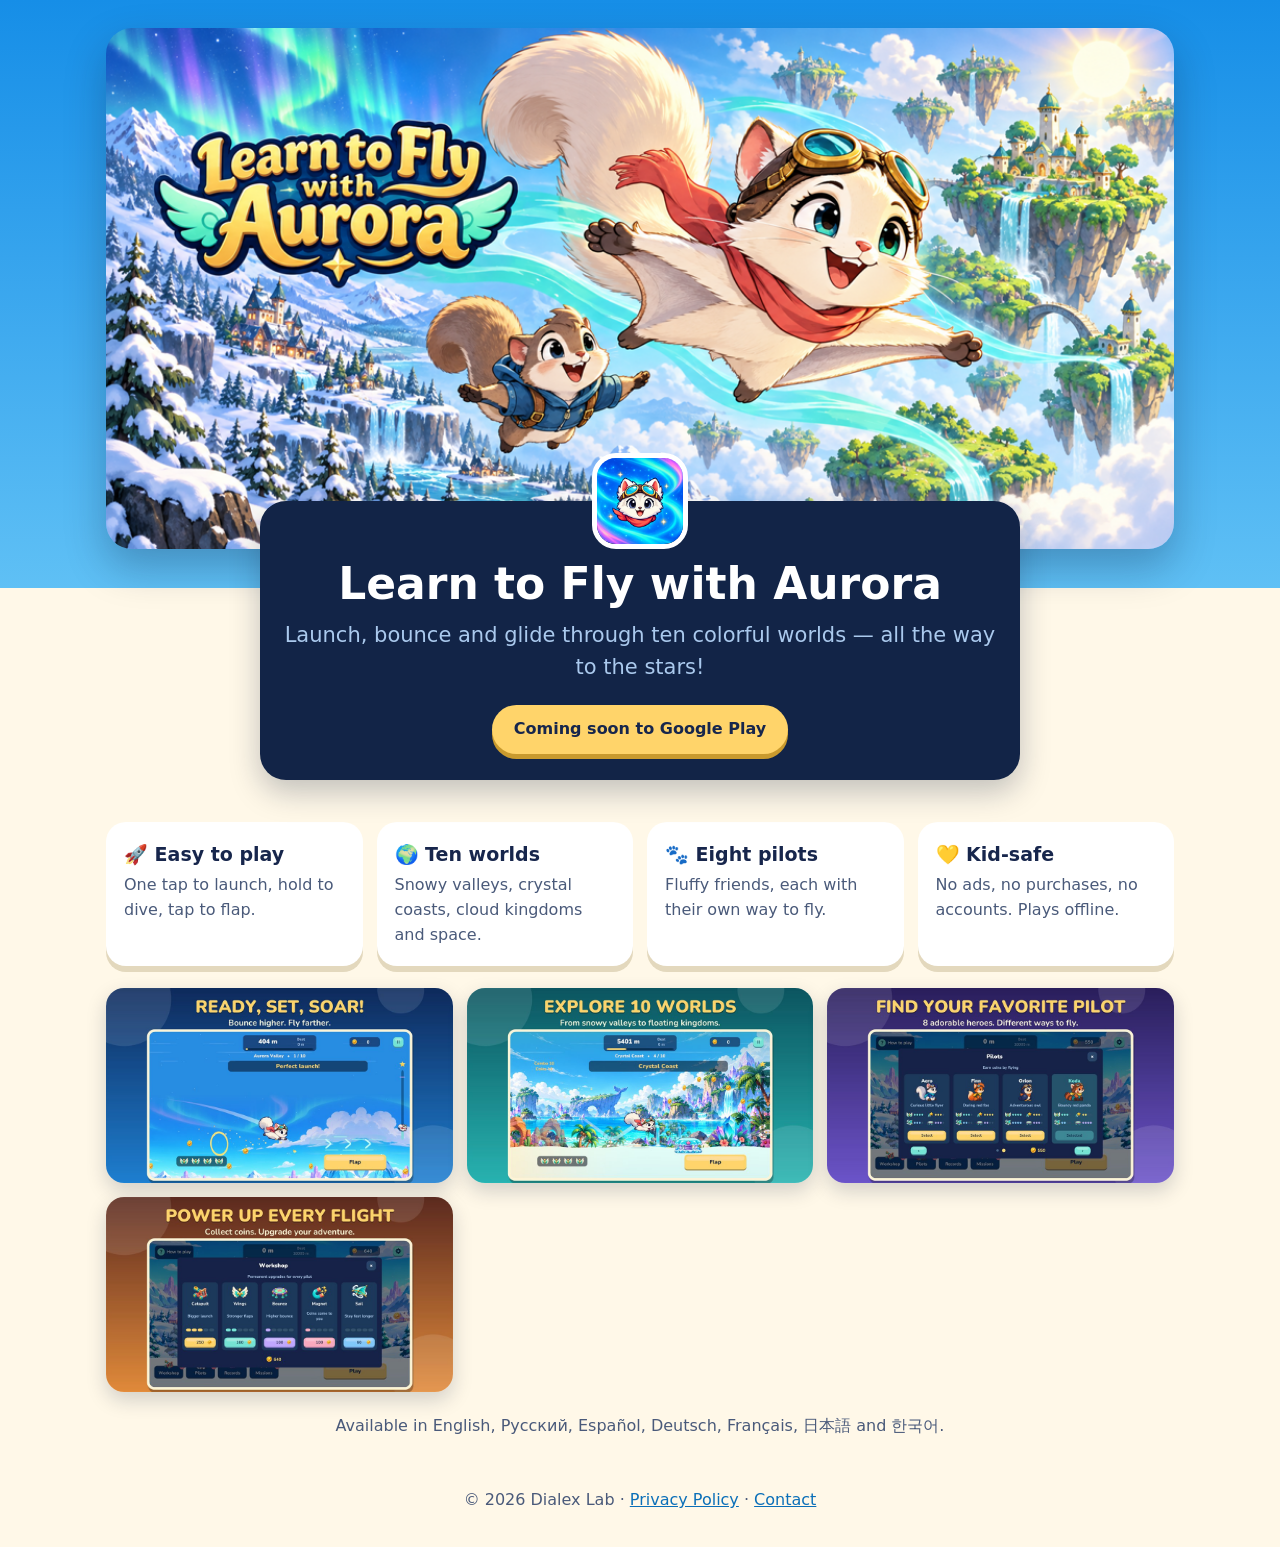
<file: index.html>
<!doctype html>
<html lang="en">
<head>
<meta charset="utf-8">
<meta name="viewport" content="width=device-width, initial-scale=1">
<title>Learn to Fly with Aurora</title>
<meta name="description" content="A cheerful flying game for kids: launch, bounce and glide through ten colorful worlds. No ads, no purchases, plays offline.">
<meta property="og:title" content="Learn to Fly with Aurora">
<meta property="og:description" content="Launch, bounce and glide through ten colorful worlds. No ads, no purchases, plays offline.">
<meta property="og:image" content="https://aurora.dialex.chat/assets/feature.png">
<link rel="icon" href="assets/icon-512.png">
<link rel="stylesheet" href="assets/style.css">
</head>
<body>
<header class="hero">
  <img class="feature" src="assets/feature.png" alt="Aurora glides over an icy valley toward floating islands" width="1024" height="500">
  <div class="hero-text">
    <img class="icon" src="assets/icon-512.png" alt="" width="96" height="96">
    <h1>Learn to Fly with Aurora</h1>
    <p class="lead">Launch, bounce and glide through ten colorful worlds — all the way to the stars!</p>
    <span class="badge">Coming soon to Google Play</span>
  </div>
</header>

<main>
  <section class="points">
    <div><b>🚀 Easy to play</b><span>One tap to launch, hold to dive, tap to flap.</span></div>
    <div><b>🌍 Ten worlds</b><span>Snowy valleys, crystal coasts, cloud kingdoms and space.</span></div>
    <div><b>🐾 Eight pilots</b><span>Fluffy friends, each with their own way to fly.</span></div>
    <div><b>💛 Kid-safe</b><span>No ads, no purchases, no accounts. Plays offline.</span></div>
  </section>

  <section class="shots">
    <img src="assets/shot-1.jpg" alt="Aurora flying over the snowy starting valley" loading="lazy">
    <img src="assets/shot-2.jpg" alt="Flying along the turquoise Crystal Coast" loading="lazy">
    <img src="assets/shot-3.jpg" alt="Choosing a pilot" loading="lazy">
    <img src="assets/shot-4.jpg" alt="Upgrading the catapult, wings and more" loading="lazy">
  </section>

  <section class="langs">Available in English, Русский, Español, Deutsch, Français, 日本語 and 한국어.</section>
</main>

<footer class="foot">
  © 2026 Dialex Lab · <a href="privacy/">Privacy Policy</a> · <a href="mailto:guadalupegamarrazz@gmail.com">Contact</a>
</footer>
</body>
</html>
</file>
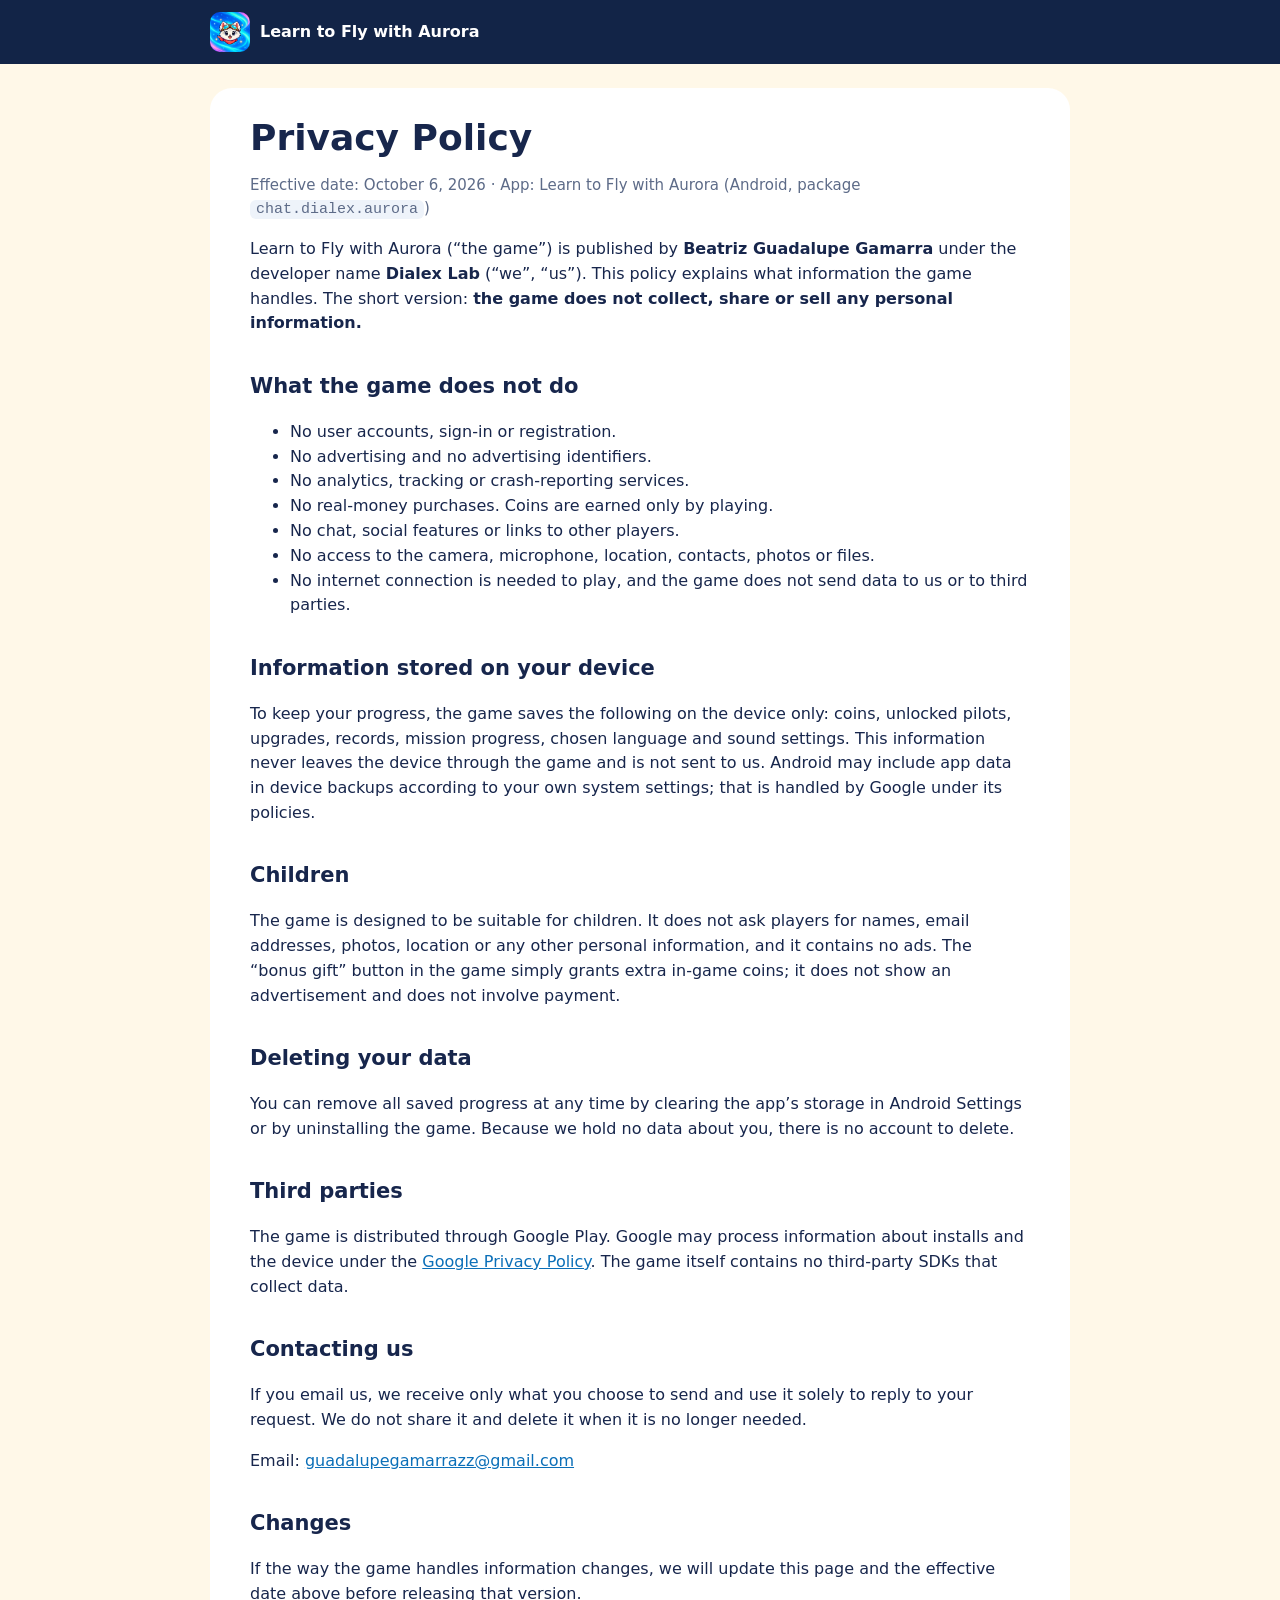
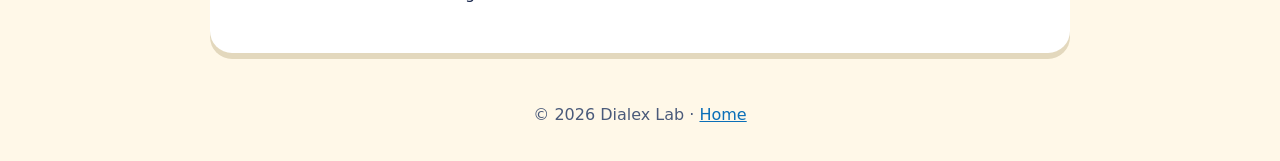
<file: privacy/index.html>
<!doctype html>
<html lang="en">
<head>
<meta charset="utf-8">
<meta name="viewport" content="width=device-width, initial-scale=1">
<title>Privacy Policy · Learn to Fly with Aurora</title>
<meta name="description" content="Privacy policy for the Android game Learn to Fly with Aurora by Dialex Lab.">
<link rel="icon" href="../assets/icon-512.png">
<link rel="stylesheet" href="../assets/style.css">
</head>
<body class="doc">
<header class="bar"><a class="brand" href="../"><img src="../assets/icon-512.png" alt="" width="40" height="40">Learn to Fly with Aurora</a></header>
<main class="paper">
<h1>Privacy Policy</h1>
<p class="meta">Effective date: October 6, 2026 · App: Learn to Fly with Aurora (Android, package <code>chat.dialex.aurora</code>)</p>

<p>Learn to Fly with Aurora (“the game”) is published by <strong>Beatriz Guadalupe Gamarra</strong> under the developer name <strong>Dialex Lab</strong> (“we”, “us”). This policy explains what information the game handles. The short version: <strong>the game does not collect, share or sell any personal information.</strong></p>

<h2>What the game does not do</h2>
<ul>
<li>No user accounts, sign-in or registration.</li>
<li>No advertising and no advertising identifiers.</li>
<li>No analytics, tracking or crash-reporting services.</li>
<li>No real-money purchases. Coins are earned only by playing.</li>
<li>No chat, social features or links to other players.</li>
<li>No access to the camera, microphone, location, contacts, photos or files.</li>
<li>No internet connection is needed to play, and the game does not send data to us or to third parties.</li>
</ul>

<h2>Information stored on your device</h2>
<p>To keep your progress, the game saves the following on the device only: coins, unlocked pilots, upgrades, records, mission progress, chosen language and sound settings. This information never leaves the device through the game and is not sent to us. Android may include app data in device backups according to your own system settings; that is handled by Google under its policies.</p>

<h2>Children</h2>
<p>The game is designed to be suitable for children. It does not ask players for names, email addresses, photos, location or any other personal information, and it contains no ads. The “bonus gift” button in the game simply grants extra in-game coins; it does not show an advertisement and does not involve payment.</p>

<h2>Deleting your data</h2>
<p>You can remove all saved progress at any time by clearing the app’s storage in Android Settings or by uninstalling the game. Because we hold no data about you, there is no account to delete.</p>

<h2>Third parties</h2>
<p>The game is distributed through Google Play. Google may process information about installs and the device under the <a href="https://policies.google.com/privacy">Google Privacy Policy</a>. The game itself contains no third-party SDKs that collect data.</p>

<h2>Contacting us</h2>
<p>If you email us, we receive only what you choose to send and use it solely to reply to your request. We do not share it and delete it when it is no longer needed.</p>
<p>Email: <a href="mailto:guadalupegamarrazz@gmail.com">guadalupegamarrazz@gmail.com</a></p>

<h2>Changes</h2>
<p>If the way the game handles information changes, we will update this page and the effective date above before releasing that version.</p>
</main>
<footer class="foot">© 2026 Dialex Lab · <a href="../">Home</a></footer>
</body>
</html>
</file>
<file: assets/style.css>
:root{--navy:#122447;--deep:#0b1a36;--teal:#74e4d5;--gold:#ffd46a;--cream:#fff8e8;--ink:#17264c;--muted:#aac9ed}
*{box-sizing:border-box}
html{-webkit-text-size-adjust:100%}
body{margin:0;font-family:"Nunito",ui-rounded,"SF Pro Rounded",system-ui,-apple-system,"Segoe UI",Roboto,sans-serif;background:linear-gradient(180deg,#168ee7 0%,#5fc0f5 38%,var(--cream) 38%);color:var(--ink);line-height:1.55}
a{color:#0b6fb8}
img{max-width:100%;height:auto;display:block}
.hero{max-width:1100px;margin:0 auto;padding:28px 16px 8px;text-align:center}
.feature{border-radius:26px;box-shadow:0 18px 40px rgba(11,26,54,.28);margin:0 auto;width:100%}
.hero-text{background:var(--navy);color:#fff;border-radius:26px;margin:-48px auto 0;position:relative;max-width:760px;padding:22px 20px 26px;box-shadow:0 12px 30px rgba(11,26,54,.25)}
.icon{border-radius:24px;margin:-70px auto 10px;border:5px solid #fff;background:#fff}
h1{font-size:clamp(28px,5vw,44px);margin:.2em 0;line-height:1.15}
.lead{font-size:clamp(17px,2.4vw,21px);color:var(--muted);margin:.4em 0 1em}
.badge{display:inline-block;background:var(--gold);color:var(--ink);font-weight:800;padding:12px 22px;border-radius:999px;box-shadow:0 5px 0 #c99a2e}
main{max-width:1100px;margin:0 auto;padding:16px}
.points{display:grid;grid-template-columns:repeat(auto-fit,minmax(220px,1fr));gap:14px;margin:18px 0}
.points div{background:#fff;border-radius:20px;padding:18px;box-shadow:0 6px 0 #e3d8bd}
.points b{display:block;font-size:19px;margin-bottom:4px}
.points span{color:#4a5a7a}
.shots{display:grid;grid-template-columns:repeat(auto-fit,minmax(260px,1fr));gap:14px;margin:22px 0}
.shots img{border-radius:18px;box-shadow:0 8px 20px rgba(11,26,54,.18);width:100%}
.langs{text-align:center;color:#4a5a7a;margin:18px 0 8px}
.foot{text-align:center;padding:26px 16px 34px;color:#4a5a7a}
.doc{background:var(--cream)}
.bar{background:var(--navy);padding:12px 16px}
.brand{display:flex;align-items:center;gap:10px;color:#fff;text-decoration:none;font-weight:800;max-width:860px;margin:0 auto}
.brand img{border-radius:10px}
.paper{max-width:860px;margin:24px auto;background:#fff;border-radius:22px;padding:22px clamp(16px,4vw,40px) 30px;box-shadow:0 6px 0 #e3d8bd}
.paper h1{font-size:clamp(26px,4vw,36px)}
.paper h2{font-size:21px;margin-top:1.6em}
.meta{color:#5d6b88;font-size:15px}
code{background:#eef3fa;padding:1px 6px;border-radius:6px}
</file>
